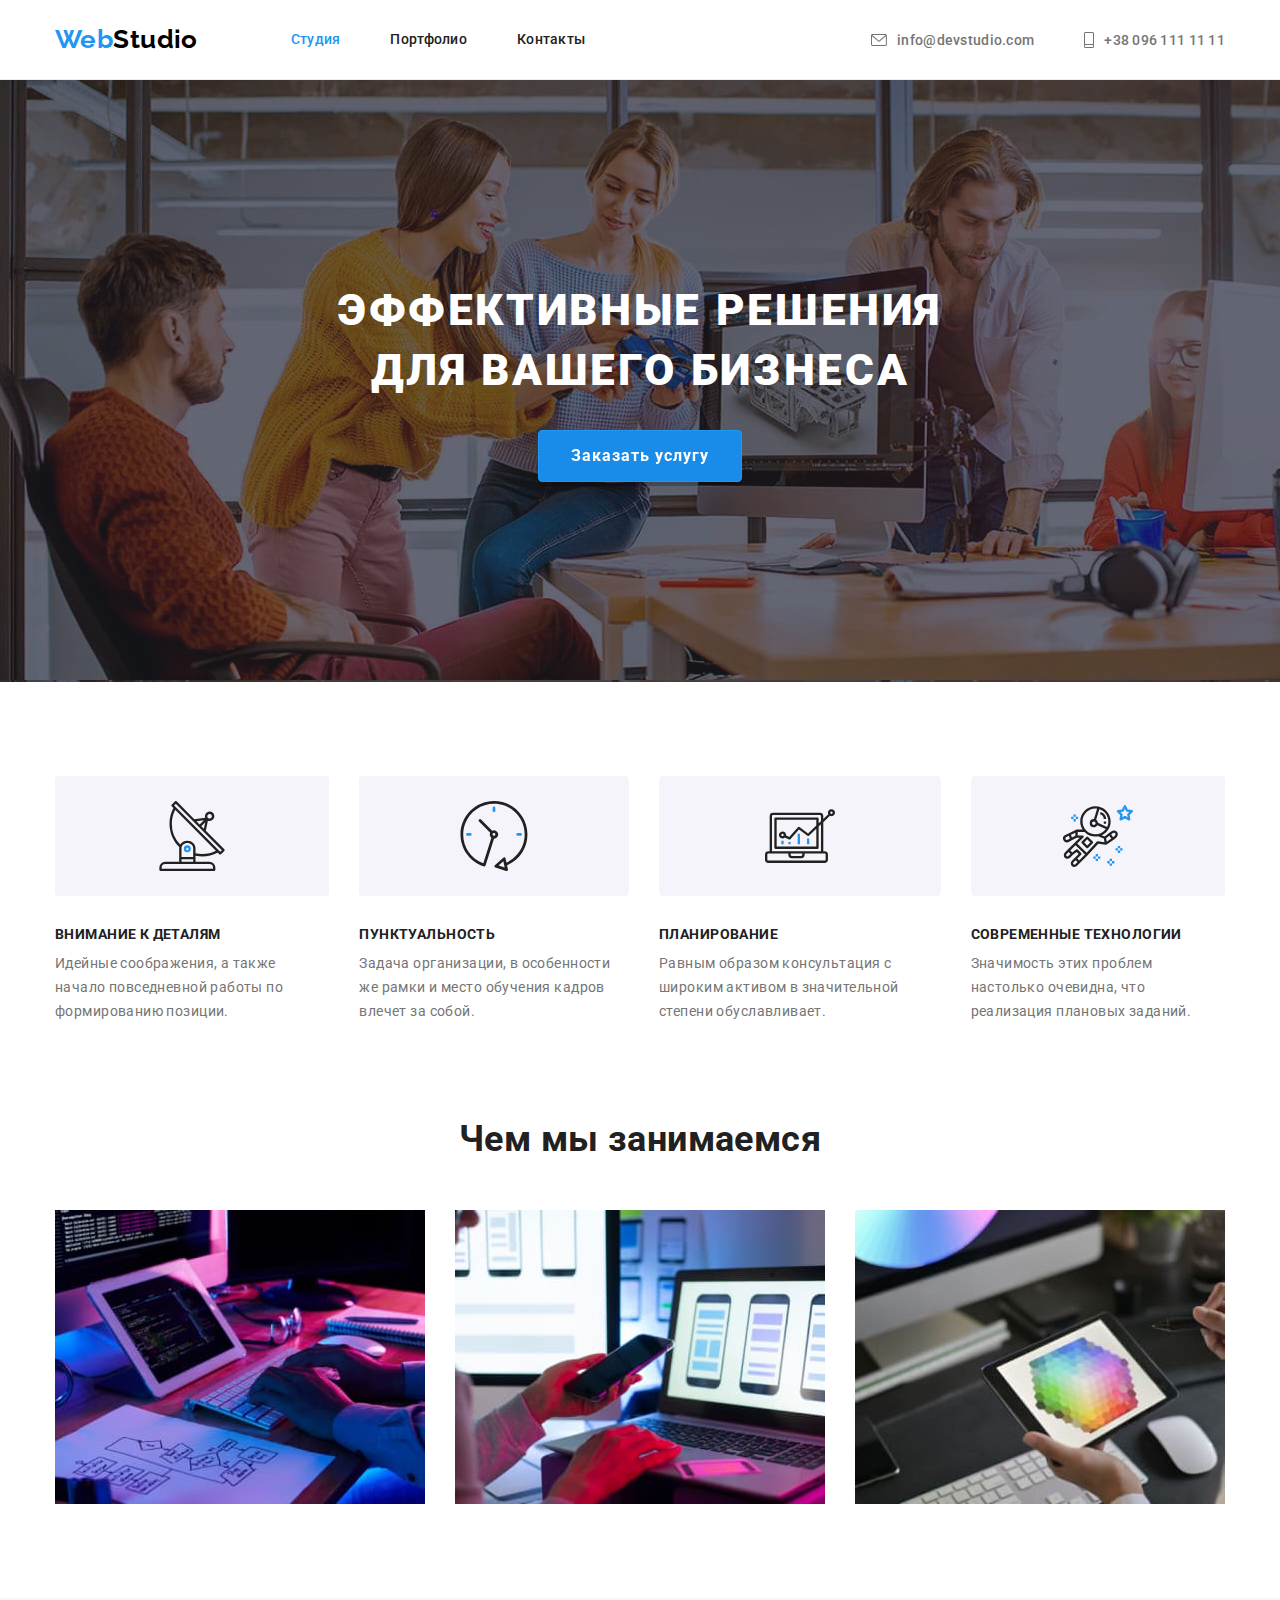
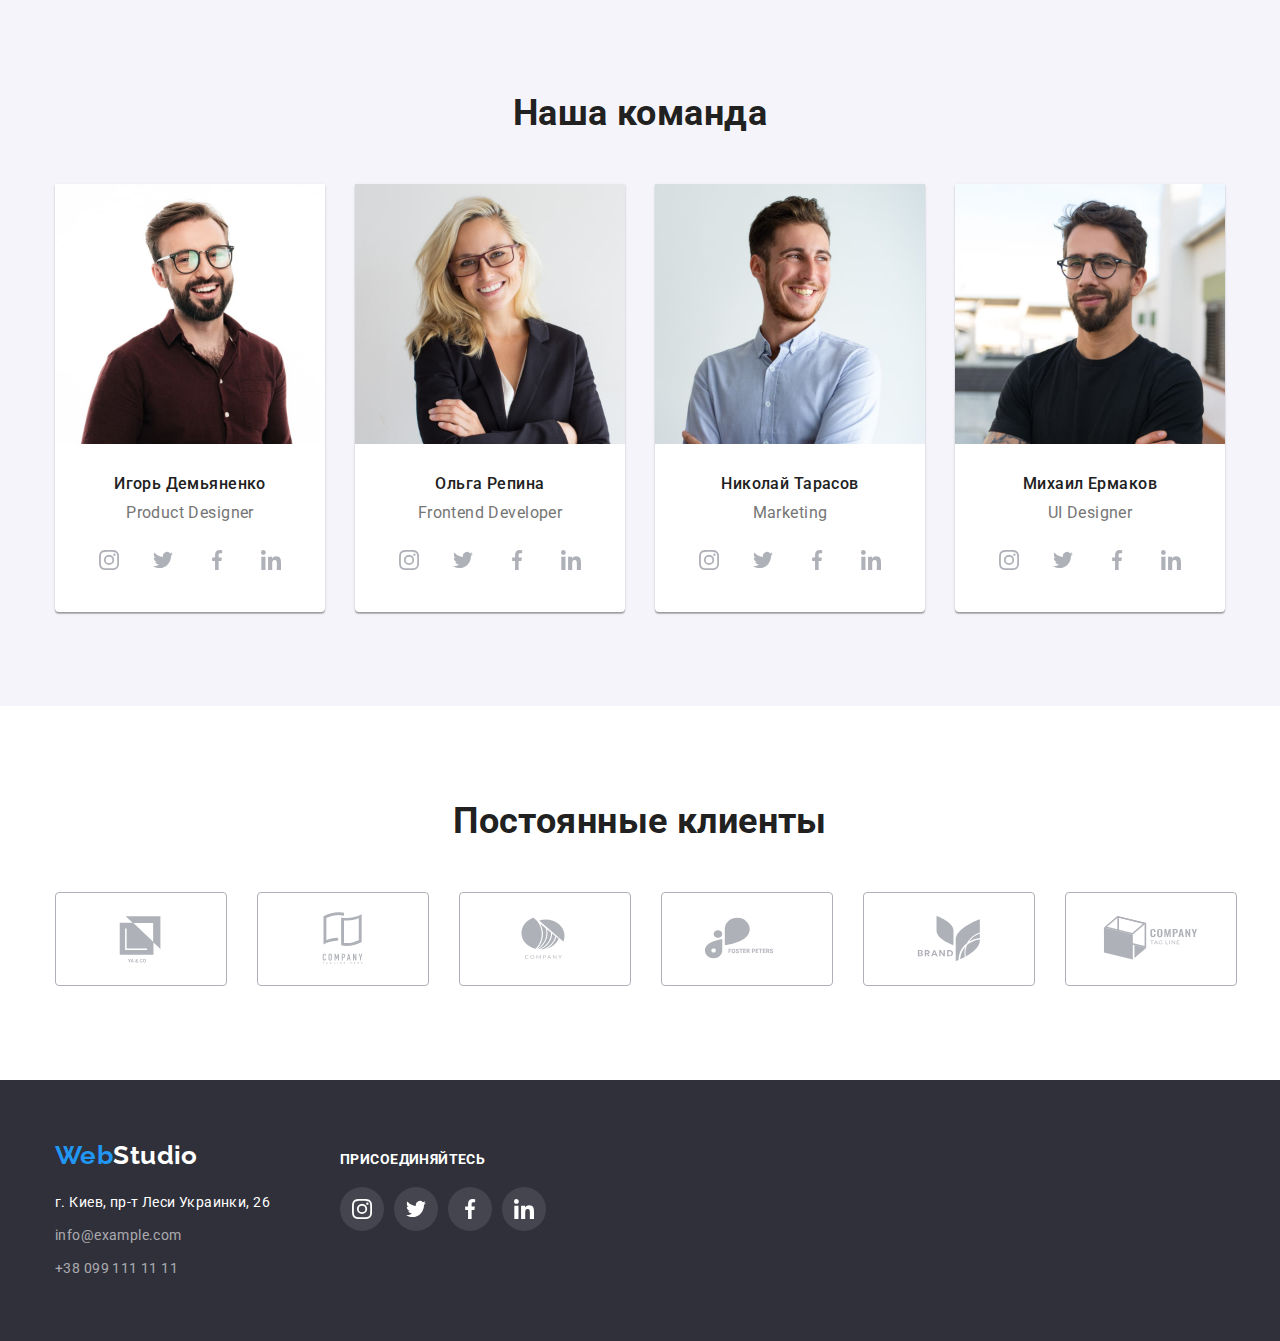
<file: index.html>
<!DOCTYPE html>
<html lang="ru">

<head>
    <meta charset="UTF-8">
    <meta http-equiv="X-UA-Compatible" content="IE=edge">
    <meta name="viewport" content="width=device-width, initial-scale=1.0">
    <title>Студия</title>
    <link rel="preconnect" href="https://fonts.gstatic.com">
    <link
        href="https://fonts.googleapis.com/css2?family=Raleway:wght@700&family=Roboto:wght@400;500;700;900&display=swap"
        rel="stylesheet">
    <link rel="stylesheet" href="https://cdnjs.cloudflare.com/ajax/libs/modern-normalize/1.0.0/modern-normalize.min.css">
    <link rel="stylesheet" href="./css/styles.css">
</head>

<body>
    <header class="header">
        <div class="container flex">
        <nav class="main-nav">
            <a href="./index.html" class="logo-link"> <span class="logo-web">Web</span>Studio</a>
            <ul class="site-nav list">
                <li class="item"><a href="./index.html" class="site-nav-link current">Студия</a></li>
                <li class="item"><a href="./portfolio.html" class="site-nav-link">Портфолио</a></li>
                <li class="item"><a href="#contacts" class="site-nav-link">Контакты</a></li>
            </ul>
        </nav>
        <ul class="info list">
            <li class="item">
                <a href="mailto:info@devstudio.com" class="info-link">
                <svg class="envelope-icon" width="16" height="12">
                    <use href ="./images/icons.svg#icon-envelope"></use>
                </svg>
                info@devstudio.com</a></li>
            <li class="item">
                <a href="tel:+380961111111" class="info-link">
                    <svg class="icon-phone" width="10" height="16">
                        <use href="./images/icons.svg#icon-phone"></use>
                    </svg>
                    +38 096 111 11 11</a></li>
        </ul>
        </div>
    </header>

    <main>
        <!-- Hero block -->
        <section class="hero">
            <div class="container">
                <h1 class="hero-title">Эффективные решения<br>для вашего бизнеса
                </h1>
                <button class="button primary" type="button">Заказать услугу</button>
            </div>
        </section>

        <!-- Features -->
        <section class="section">
            <div class="container">
                <h2 hidden> Особенности</h2>
                <ul class="features list">
                    <li class="features card">
                        <div class="features-thumb">
                            <svg class="icon-thumb">
                                <use href ="./images/icons.svg#icon-antenna">
                                </use>
                            </svg>
                        </div>
                        <h3 class="features title">Внимание к деталям</h3>
                        <p class="features text">Идейные соображения, а также начало повседневной работы по формированию
                            позиции.</p>
                    </li>
                    <li class="features card">
                        <div class="features-thumb">
                            <svg class="icon-thumb">
                                <use href="./images/icons.svg#icon-clock">
                                </use>
                            </svg>
                        </div>
                        <h3 class="features title">Пунктуальность</h3>
                        <p class="features text">Задача организации, в особенности же рамки и место обучения кадров
                            влечет за собой.</p>
                    </li>
                    <li class="features card">
                        <div class="features-thumb">
                            <svg class="icon-thumb">
                                <use href="./images/icons.svg#icon-diagram">
                                </use>
                            </svg>
                            </div>
                        <h3 class="features title">Планирование</h3>
                        <p class="features text">Равным образом консультация с широким активом в значительной степени
                            обуславливает.</p>
                    </li>
                    <li class="features card">
                        <div class="features-thumb">
                            <svg class="icon-thumb">
                                <use href="./images/icons.svg#icon-astronaut">
                                </use>
                            </svg>
                        </div>
                        <h3 class="features title">Современные технологии</h3>
                        <p class="features text">Значимость этих проблем настолько очевидна, что реализация плановых
                            заданий.</p>
                    </li>
                </ul>
            </div>
        </section>
        <!-- Our profile -->
        <section class="profile section">
            <div class="container">
                <h2 class=" profile-title">Чем мы занимаемся</h2>
                <ul class=" profile list">
                    <li class="profile card">
                        <img src="./images/keyboard.jpg" alt="Руки печатают на клавиатуре" width="370" height="294">
                    </li>
                    <li class="profile card">
                        <img src="./images/laptop.jpg" alt="Ноутбук и телефон" width="370" height="294">
                    </li>
                    <li class="profile card">
                        <img src="./images/tablet.jpg" alt="Палитра цветов в планшете" width="370" height="294">
                    </li>
                </ul>
            </div>
        </section>
        <!-- Our team -->
        <section class="team section">
            <div class="container">
                <h2 class="team-title">Наша команда</h2>
                <ul class="team list">
                    <li class="team card">
                        <img src="./images/product-designer.jpg" alt="Продакт Дизайнер" width="270" height="260">
                        <div class="content">
                        <h3 class="card name">Игорь Демьяненко</h3>
                        <p class="card position">Product Designer</p>
                    <ul class="social-links">
                        <li class="social-links-item">
                            <a href="#" class="social-link-thumb">
                                <svg class="social-link">
                                    <use href="./images/icons.svg#icon-instagram"></use>
                                </svg>
                            </a>
                        </li>
                        <li class="social-links-item">
                            <a href="#" class="social-link-thumb">
                                <svg class="social-link">
                                    <use href="./images/icons.svg#icon-twitter"></use>
                                </svg>
                            </a>
                        </li>
                        <li class="social-links-item">
                            <a href="#" class="social-link-thumb">
                                <svg class="social-link">
                                    <use href="./images/icons.svg#icon-facebook"></use>
                                </svg>
                            </a>
                        </li>
                        <li class="social-links-item">
                            <a href="#" class="social-link-thumb">
                                <svg class="social-link">
                                    <use href="./images/icons.svg#icon-linkedin"></use>
                                </svg>
                            </a>
                        </li>
                    </ul></div>
                    </li>
                    <li class="team card">
                        <img src="./images/frontend-developer.jpg" alt="Фронтенд Разработчик" width="270" height="260">
                        <div class="content">
                        <h3 class="card name">Ольга Репина</h3>
                        <p class="card position">Frontend Developer</p>
                        <ul class="social-links">
                            <li class="social-links-item">
                                <a href="#" class="social-link-thumb">
                                    <svg class="social-link">
                                        <use href="./images/icons.svg#icon-instagram"></use>
                                    </svg>
                                </a>
                            </li>
                            <li class="social-links-item">
                                <a href="#" class="social-link-thumb">
                                    <svg class="social-link">
                                        <use href="./images/icons.svg#icon-twitter"></use>
                                    </svg>
                                </a>
                            </li>
                            <li class="social-links-item">
                                <a href="#" class="social-link-thumb">
                                    <svg class="social-link">
                                        <use href="./images/icons.svg#icon-facebook"></use>
                                    </svg>
                                </a>
                            </li>
                            <li class="social-links-item">
                                <a href="#" class="social-link-thumb">
                                    <svg class="social-link">
                                        <use href="./images/icons.svg#icon-linkedin"></use>
                                    </svg>
                                </a>
                            </li>
                        </ul>
                        </div>
                    </li>
                    <li class="team card">
                        <img src="./images/marketolog.jpg" alt="Маркетолог" width="270" height="260">
                        <div class="content">
                        <h3 class="card name">Николай Тарасов</h3>
                        <p class="card position">Marketing</p>
                        <ul class="social-links">
                            <li class="social-links-item">
                                <a href="#" class="social-link-thumb">
                                    <svg class="social-link">
                                        <use href="./images/icons.svg#icon-instagram"></use>
                                    </svg>
                                </a>
                            </li>
                            <li class="social-links-item">
                                <a href="#" class="social-link-thumb">
                                    <svg class="social-link">
                                        <use href="./images/icons.svg#icon-twitter"></use>
                                    </svg>
                                </a>
                            </li>
                            <li class="social-links-item">
                                <a href="#" class="social-link-thumb">
                                    <svg class="social-link">
                                        <use href="./images/icons.svg#icon-facebook"></use>
                                    </svg>
                                </a>
                            </li>
                            <li class="social-links-item">
                                <a href="#" class="social-link-thumb">
                                    <svg class="social-link">
                                        <use href="./images/icons.svg#icon-linkedin"></use>
                                    </svg>
                                </a>
                            </li>
                        </ul>
                        </div>
                    </li>
                    <li class="team card">
                        <img src="./images/ui-designer.jpg" alt="Дизайнер" width="270" height="260">
                        <div class="content">
                        <h3 class="card name">Михаил Ермаков</h3>
                        <p class="card position">UI Designer</p>
                        <ul class="social-links">
                            <li class="social-links-item">
                                <a href="#" class="social-link-thumb">
                                    <svg class="social-link">
                                        <use href="./images/icons.svg#icon-instagram"></use>
                                    </svg>
                                </a>
                            </li>
                            <li class="social-links-item">
                                <a href="#" class="social-link-thumb">
                                    <svg class="social-link">
                                        <use href="./images/icons.svg#icon-twitter"></use>
                                    </svg>
                                </a>
                            </li>
                            <li class="social-links-item">
                                <a href="#" class="social-link-thumb">
                                    <svg class="social-link">
                                        <use href="./images/icons.svg#icon-facebook"></use>
                                    </svg>
                                </a>
                            </li>
                            <li class="social-links-item">
                                <a href="#" class="social-link-thumb">
                                    <svg class="social-link">
                                        <use href="./images/icons.svg#icon-linkedin"></use>
                                    </svg>
                                </a>
                            </li>
                        </ul>
                        </div>
                    </li>
                </ul>
            </div>
        </section>
        <!-- Our clients -->
        <section class="section">
            <div class="container">
                <h2 class="team-title">Постоянные клиенты</h2>
                <ul class="clients-list">
                    <li class="clients-item">
                        <a href="" class="client-link">
                            <svg class="client-icon">
                                <use href="./images/icons.svg#icon-client-first"></use>
                            </svg>
                            </a>
                    </li>
                    <li class="clients-item">
                        <a href=""class="client-link">
                    <svg class="client-icon">
                        <use href="./images/icons.svg#icon-client-second"></use>
                    </svg>
                    </a>
                    </li>
                    <li class="clients-item">
                        <a href="" class="client-link">
                    <svg class="client-icon">
                        <use href="./images/icons.svg#icon-client-third"></use>
                    </svg>
                    </a>
                    </li>
                    <li class="clients-item">
                        <a href=""class="client-link">
                    <svg class="client-icon">
                        <use href="./images/icons.svg#icon-client-fourth"></use>
                    </svg>
                    </a>
                    </li>
                    <li class="clients-item">
                        <a href=""class="client-link">
                    <svg class="client-icon">
                        <use href="./images/icons.svg#icon-client-fifth"></use>
                    </svg>
                    </a>
                    </li>
                    <li class="clients-item">
                        <a href=""class="client-link">
                    <svg class="client-icon">
                        <use href="./images/icons.svg#icon-client-sixth"></use>
                    </svg>
                    </a>
                    </li>
                </ul>
            </div>
        </section>
    </main>

    <footer class="footer">
        <div class="footer-container container">
            <h2 hidden>Адресс и социальные сети</h2>
            <div class="nav-info">
            <a href="./index.html" class="footer-logo logo-link"><span class="logo-web">Web</span>Studio</a>
            <address id="contacts" class="address-info">
            <p class="location"> г. Киев, пр-т Леси Украинки, 26 </p>
            <ul class="address list">
                <li class="item"><a href="mailto:info@example.com" class="address-link link">info@example.com</a></li>
                <li class="item"><a href="tel:+380991111111" class="address-link link">+38 099 111 11 11</a></li>
            </ul>
            </address>
            </div>
            <div class="social-info">
                <h3 class="features title invitation">Присоединяйтесь</h3>
                <ul class="footer-social list">
                    <li class="footer-social item">
                    <a href="#" class="footer-social-link">
                        <svg class="footer-icon">
                            <use href="./images/icons.svg#icon-instagram"></use>
                        </svg>
                    </a>
                    </li>
                    <li class="footer-social item">
                    <a href="#" class="footer-social-link">
                        <svg class="footer-icon">
                            <use href="./images/icons.svg#icon-twitter"></use>
                        </svg>
                    </a>
                    </li>
                    <li class="footer-social item">
                    <a href="#" class="footer-social-link">
                        <svg class="footer-icon">
                            <use href="./images/icons.svg#icon-facebook"></use>
                        </svg>
                    </a>
                    </li>
                    <li class="footer-social item">
                    <a href="#" class="footer-social-link">
                        <svg class="footer-icon">
                            <use href="./images/icons.svg#icon-linkedin"></use>
                        </svg>
                    </a>
                    </li>
                </ul>
            </div>
        </div>
    </footer>
</body>

</html>
</file>
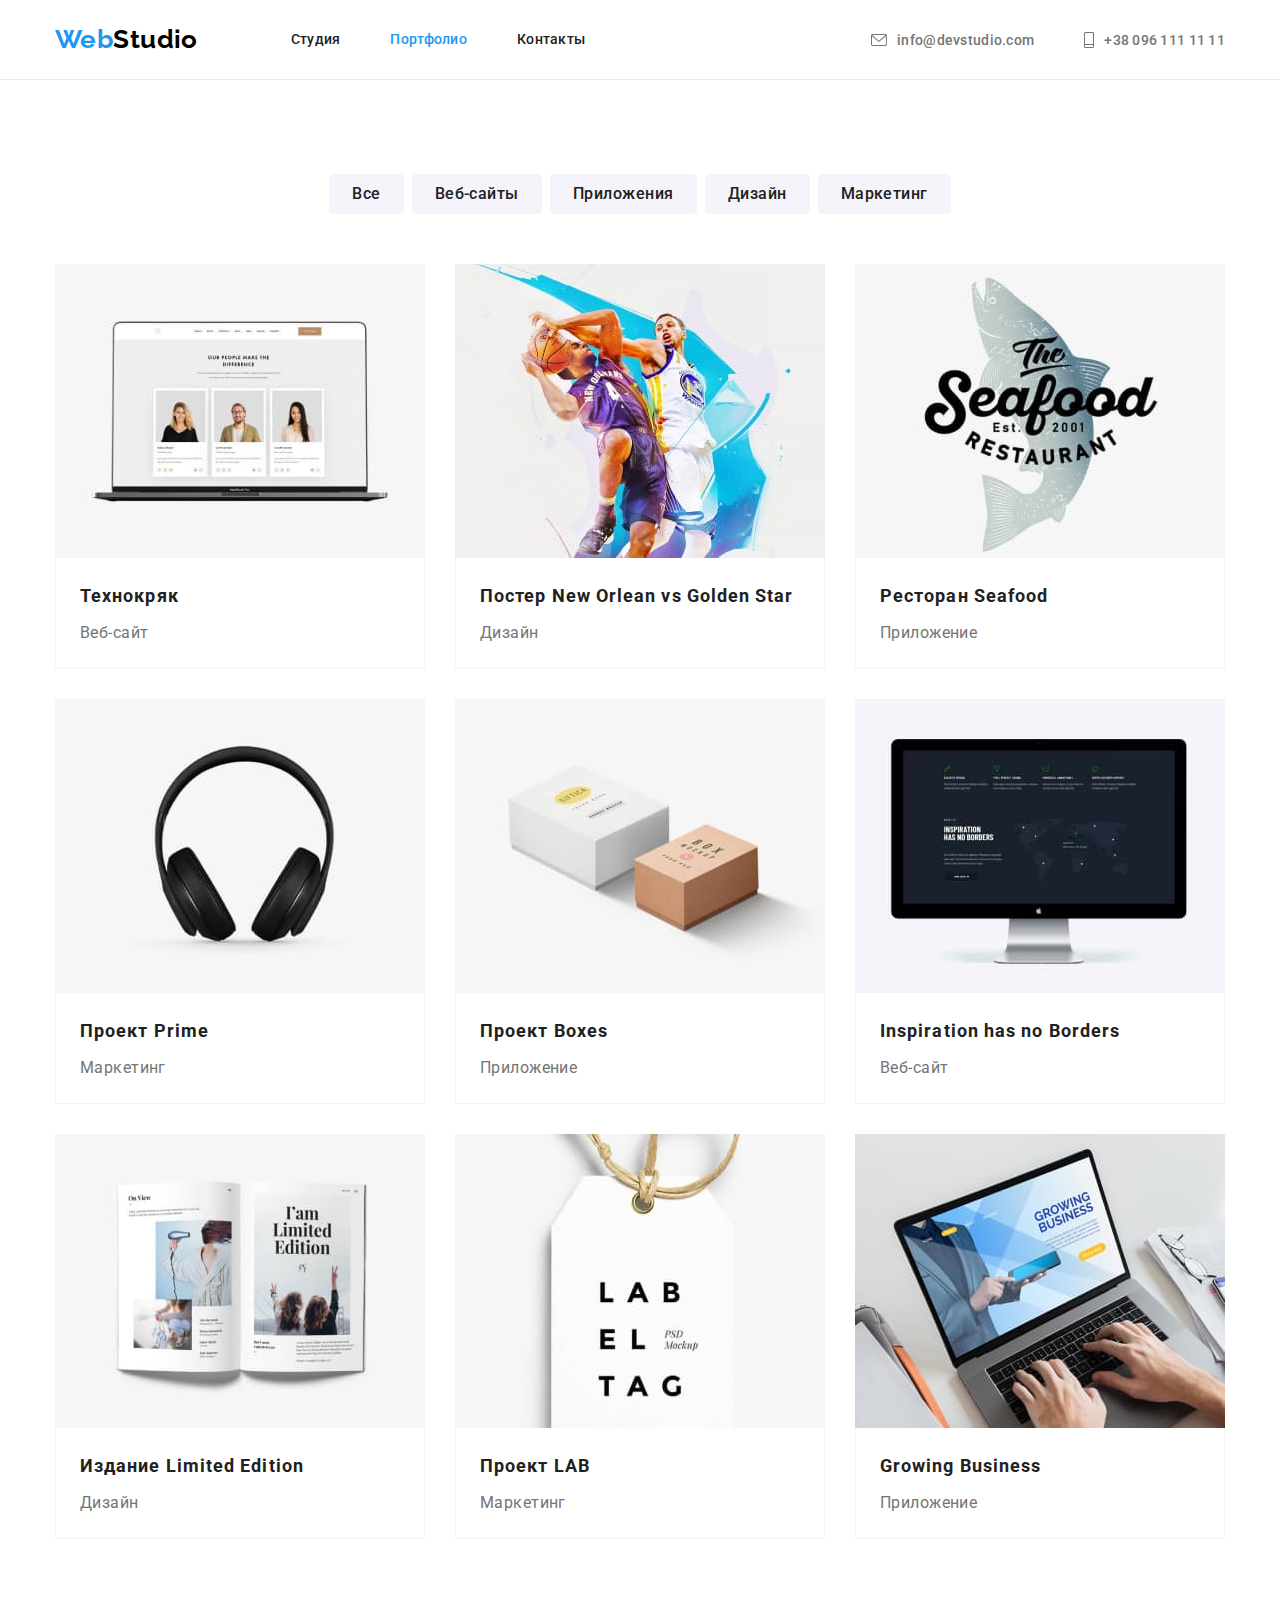
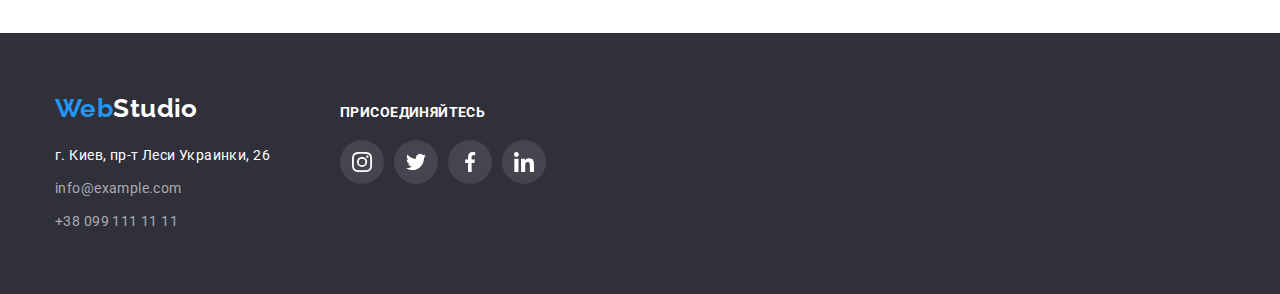
<file: portfolio.html>
<!DOCTYPE html>
<html lang="ru">

<head>
    <meta charset="UTF-8">
    <meta http-equiv="X-UA-Compatible" content="IE=edge">
    <meta name="viewport" content="width=device-width, initial-scale=1.0">
    <title>Портфолио</title>
    <link
        href="https://fonts.googleapis.com/css2?family=Raleway:wght@700&family=Roboto:wght@400;500;700;900&display=swap"
        rel="stylesheet">
    <link rel="stylesheet" href="https://cdnjs.cloudflare.com/ajax/libs/modern-normalize/1.0.0/modern-normalize.min.css">
    <link rel="stylesheet" href="./css/styles.css">
</head>

<body>
    <header class="header">
        <div class="container flex">
            <nav class="main-nav">
                <a href="./index.html" class="logo-link"> <span class="logo-web">Web</span>Studio</a>
                <ul class="site-nav list">
                    <li class="item"><a href="./index.html" class="site-nav-link">Студия</a></li>
                    <li class="item"><a href="./portfolio.html" class="site-nav-link current">Портфолио</a></li>
                    <li class="item"><a href="#contacts" class="site-nav-link">Контакты</a></li>
                </ul>
            </nav>
            <ul class="info list">
                <li class="item">
                    <a href="mailto:info@devstudio.com" class="info-link">
                        <svg class="envelope-icon" width="16" height="12">
                            <use href="./images/icons.svg#icon-envelope"></use>
                        </svg>
                        info@devstudio.com</a>
                </li>
                <li class="item">
                    <a href="tel:+380961111111" class="info-link">
                        <svg class="icon-phone" width="10" height="16">
                            <use href="./images/icons.svg#icon-phone"></use>
                        </svg>
                        +38 096 111 11 11</a>
                </li>
            </ul>
        </div>
    </header>
    </header>
    <main>
        <section class="section">
            <!-- Наши продукты -->
            <div class="container">
                <h1 hidden> Наши продукты примеры</h1>
                <ul class="filter list">
                    <li class="filter item"> <button class="filter button" type="button">Все </button></li>
                    <li class="filter item"> <button class="filter button" type="button">Веб-сайты </button></li>
                    <li class="filter item"> <button class="filter button" type="button">Приложения </button></li>
                    <li class="filter item"> <button class="filter button" type="button">Дизайн </button></li>
                    <li class="filter item"> <button class="filter button" type="button">Маркетинг </button></li>
                </ul>
                <ul class="product list">
                    <li class="product card">
                        <a href="#" class="link"> <img src="./images/technokryak.jpg" alt="Технокряк" width="370">
                            <div class="content">
                            <h2 class="product name">Технокряк</h2>
                            <p class="product category">Веб-сайт</p>
                            </div>
                        </a>
                    </li>
                    <li class="product card">
                        <a href="#" class="link"> <img src="./images/poster.jpg" alt="Постер" width="370">
                            <div class="content">
                            <h2 class="product name">Постер New Orlean vs Golden Star</h2>
                            <p class="product category">Дизайн</p>
                            </div>
                        </a>
                    </li>
                    <li class="product card">
                        <a href="#" class="link"> <img src="./images/restaurant.jpg" alt="Ресторан" width="370">
                            <div class="content">
                            <h2 class="product name">Ресторан Seafood</h2>
                            <p class="product category">Приложение</p>
                            </div>
                        </a>
                    </li>
                    <li class="product card">
                        <a href="#" class="link"> <img src="./images/earphones.jpg" alt="Проект прайм" width="370">
                            <div class="content">
                            <h2 class="product name">Проект Prime</h2>
                            <p class="product category">Маркетинг</p>
                            </div>
                        </a>
                    </li>
                    <li class="product card">
                        <a href="#" class="link"> <img src="./images/boxes.jpg" alt="Проект боксес" width="370">
                            <div class="content">
                            <h2 class="product name">Проект Boxes</h2>
                            <p class="product category">Приложение</p>
                            </div>
                        </a>
                    </li>
                    <li class="product card">
                        <a href="#" class="link"> <img src="./images/inspiration-site.jpg" alt="Инспирейш сайт"
                                width="370">
                            <div class="content">
                            <h2 class="product name">Inspiration has no Borders</h2>
                            <p class="product category">Веб-сайт</p>
                            </div>
                        </a>
                    </li>
                    <li class="product card">
                        <a href="#" class="link"> <img src="./images/magazine.jpg" alt="Журнал" width="370">
                            <div class="content">
                            <h2 class="product name">Издание Limited Edition</h2>
                            <p class="product category">Дизайн</p>
                            </div>
                        </a>
                    </li>
                    <li class="product card">
                        <a href="#" class="link"> <img src="./images/lab.jpg" alt="Проект лаб" width="370">
                            <div class="content">
                            <h2 class="product name">Проект LAB</h2>
                            <p class="product category">Маркетинг</p>
                            </div>
                        </a>
                    </li>
                    <li class="product card">
                        <a href="#" class="link"> <img src="./images/application.jpg" alt="Бизнес-приложение"
                                width="370">
                            <div class="content">
                            <h2 class="product name">Growing Business</h2>
                            <p class="product category">Приложение</p>
                            </div>
                        </a>
                    </li>
                </ul>
            </div>
        </section>
    </main>
    <footer class="footer">
        <div class="footer-container container">
            <h2 hidden>Адресс и социальные сети</h2>
            <div class="nav-info">
                <a href="./index.html" class="footer-logo logo-link"><span class="logo-web">Web</span>Studio</a>
                <address id="contacts" class="address-info">
                    <p class="location"> г. Киев, пр-т Леси Украинки, 26 </p>
                    <ul class="address list">
                        <li class="item"><a href="mailto:info@example.com" class="address-link link">info@example.com</a>
                        </li>
                        <li class="item"><a href="tel:+380991111111" class="address-link link">+38 099 111 11 11</a></li>
                    </ul>
                </address>
            </div>
            <div class="social-info">
                <h3 class="features title invitation">Присоединяйтесь</h3>
                <ul class="footer-social list">
                    <li class="footer-social item">
                        <a href="#" class="footer-social-link">
                            <svg class="footer-icon">
                                <use href="./images/icons.svg#icon-instagram"></use>
                            </svg>
                        </a>
                    </li>
                    <li class="footer-social item">
                        <a href="#" class="footer-social-link">
                            <svg class="footer-icon">
                                <use href="./images/icons.svg#icon-twitter"></use>
                            </svg>
                        </a>
                    </li>
                    <li class="footer-social item">
                        <a href="#" class="footer-social-link">
                            <svg class="footer-icon">
                                <use href="./images/icons.svg#icon-facebook"></use>
                            </svg>
                        </a>
                    </li>
                    <li class="footer-social item">
                        <a href="#" class="footer-social-link">
                            <svg class="footer-icon">
                                <use href="./images/icons.svg#icon-linkedin"></use>
                            </svg>
                        </a>
                    </li>
                </ul>
            </div>
        </div>
    </footer>
</body>

</html>
</file>
<file: css/styles.css>
/* цвет основного текста #757575 */
/* вторичный цвет текста (Заголовки) #212121 */
/* белый цвет #FFFFFF */
/* основной цвет фона #E5E5E5 */
/* акцент #2196F3 */
/* вторичный цвет фона #F5F4FA */
/* цвет подвала #2F303A */
/* цвет лого #000000 */
/* цвет фона карточки #F5F5F5 */
/* цвет лого соц-сетей #AFB1B8 */
/* цвет фона героя #C4C4C4 */

:root {
  --primary-text-color: #757575;
  --title-text-color: #212121;
  --primary-white-color: #fff;
  --accent-color: #2196f3;
  --secondary-bg-color: #f5f4fa;
  --footer-color: #2f303a;
  --logo-color: #000000;
  --button-accent-color: #188ce8;
  --border-card-color: #f5f5f5;
  --social-link-color: #afb1b8;
  --hero-back-color: #c4c4c4;

  --hero-font-weight: 900;
  --title-font-weight: 700;
  --nav-font-weight: 500;

  --hero-font-size: 44px;
  --title-font-size: 36px;
  --logo-font-size: 26px;
  --button-product-size: 18px;
  --button-font-size: 16px;
  --item-font-size: 14px;
}

body {
  box-sizing: border-box;

  font-family: "Roboto", sans-serif;
  font-size: var(--item-font-size);

  color: var(--primary-text-color);
  background-color: var(--primary-white-color);

  line-height: 1.173;
  letter-spacing: 0.03em;
}

img {
  display: block;
  width: 100%;
  height: auto;
}

/* Сброс стилей */
h1,
h2,
h3,
h4,
h5,
h6,
p,
ul {
  margin: 0;
  padding: 0;
}

ul {
  list-style: none;
}

/* Сброс стилей */

.container {
  width: 1200px;
  margin-left: auto;
  margin-right: auto;
  padding-left: 15px;
  padding-right: 15px;
}

/* стили списков */
.features.list,
.profile.list,
.team.list,
.filter.list,
.product.list {
  display: flex;
}
/* стили списков */

/* cтили ссылок */
.link {
  text-decoration: none;
  font-style: normal;
}
.site-nav-link,
.info-link {
  padding-top: 30px;
  padding-bottom: 30px;
  text-decoration: none;
  font-style: normal;
  color: var(--title-text-color);
  font-weight: var(--nav-font-weight);
  letter-spacing: 0.02em;
  line-height: 1.143;
}
.site-nav-link:hover,
.info-link:hover,
.address-link:hover,
.site-nav-link:focus,
.info-link:focus,
.address-link:focus {
  color: var(--accent-color);
}
.site-nav-link.current {
  color: var(--accent-color);
}
.info-link {
  color: var(--primary-text-color);
}
/* cтили ссылок */
/* лого */
.logo-link {
  text-decoration: none;
  font-style: normal;
  color: var(--logo-color);
  font-family: "raleway";
  font-weight: var(--title-font-weight);
  font-size: var(--logo-font-size);
  line-height: 1.192;
}
.logo-web {
  color: var(--accent-color);
}
/* лого */

/* cтили кнопок */
.button {
  font-family: inherit;
  font-weight: var(--title-font-weight);
  font-size: var(--button-font-size);
  line-height: 1.625;
  border-radius: 4px;
  color: var(--title-text-color);
  background-color: var(--secondary-bg-color);
  letter-spacing: 0.06em;
  text-align: center;
  cursor: pointer;
}
.button.primary {
  margin-top: 30px;
  border: 1px solid transparent;
  display: inline-block;
  min-width: 200px;
  padding: 10px 32px;
  line-height: 1.875;
  color: var(--primary-white-color);
  background-color: var(--button-accent-color);
  border-color: var(--accent-color);
  filter: drop-shadow(0 4px rgba(0, 0, 0, 0.25));
}
.button.primary:hover,
.filter.button:hover,
.filter.button:focus,
.button.primary:focus {
  color: var(--primary-white-color);
  background-color: var(--accent-color);
}
.filter.button {
  min-width: 73px;
  padding: 6px 22px;
  font-weight: var(--nav-font-weight);
  letter-spacing: 0.03em;
  border: 1px solid transparent;
}
/* cтили кнопок */

/* cтили карточек */
.team.card,
.features.card,
.profile.card,
.product.card {
  line-height: 1.188;
}
/* cтили карточек */

/* Section */

.section {
  padding-top: 94px;
  padding-bottom: 94px;
}

.profile-title,
.team-title {
  font-weight: var(--title-font-weight);
  font-size: var(--title-font-size);
  color: var(--title-text-color);
  text-align: center;
  line-height: 1.167;
}

/* Header */
.header {
  display: flex;
  height: 80px;
  border-bottom: 1px solid #ececec;
}

.container.flex {
  display: flex;
  align-items: center;
}

.info {
  display: flex;
  margin-left: auto;
}

.main-nav {
  display: flex;
  align-items: center;
}
.site-nav {
  display: flex;
  margin-left: 93px;
}
.site-nav .item:not(:last-child),
.info .item:not(:last-child) {
  margin-right: 50px;
}

.item .info-link {
  display: flex;
  align-items: center;
}

.envelope-icon,
.icon-phone {
  fill: currentColor;
  margin-right: 10px;
}

.item .info-link:hover .envelope-icon,
.item .info-link:hover .icon-phone,
.item .info-link:focus .envelope-icon,
.item .info-link:focus .icon-phone {
  fill: currentColor;
}

/* Hero */
.hero {
  padding-top: 200px;
  padding-bottom: 200px;
  text-align: center;
  background-color: var(--hero-back-color);
  background-image: linear-gradient(
      to right,
      rgba(47, 48, 58, 0.4),
      rgba(47, 48, 58, 0.4)
    ),
    url(../images/hero-back.jpg);

  max-width: 1600px;
  margin-left: auto;
  margin-right: auto;
}

.hero-title {
  font-weight: var(--hero-font-weight);
  font-size: var(--hero-font-size);
  line-height: 1.364;
  color: var(--primary-white-color);
  letter-spacing: 0.06em;
  text-transform: uppercase;
}

/* Features */

.features.card {
  flex-basis: calc((100%-90px) / 4);
}

.features.card:not(:last-child),
.profile.card:not(:last-child),
.team.card:not(:last-child) {
  margin-right: 30px;
}

.features-thumb {
  display: flex;
  width: 100%;
  padding: 25px 0;
  border-radius: 4px;
  margin-bottom: 30px;
  background-color: var(--secondary-bg-color);
  justify-content: center;
  align-items: center;
}

.icon-thumb {
  width: 70px;
  height: 70px;
}

.features.title {
  font-weight: var(--title-font-weight);
  font-size: var(--item-font-size);
  color: var(--title-text-color);
  text-transform: uppercase;
  line-height: 1.143;
}
.features.text {
  margin-top: 10px;
  line-height: 1.7142;
}

/* Features */

/* Our profile */
.profile.section {
  padding-top: 0;
}

.team-title,
.profile-title {
  line-height: 1.167;
  margin-bottom: 50px;
}
/* Our team */

.team.section {
  background-color: var(--secondary-bg-color);
}

.team.card {
  background-color: var(--primary-white-color);
  text-align: center;
  width: 270px;
  height: 428px;
  border-radius: 0px 0px 4px 4px;
  box-shadow: 0px 1px 3px rgba(0, 0, 0, 0.12), 0px 1px 1px rgba(0, 0, 0, 0.14),
    0px 2px 1px rgba(0, 0, 0, 0.2);
}
.card.name {
  color: var(--title-text-color);
  font-weight: var(--nav-font-weight);
  font-size: var(--button-font-size);
}
.card.position {
  margin-top: 10px;
  font-size: var(--button-font-size);
}

.team.list > .card .content {
  padding-top: 30px;
  padding-bottom: 30px;
}

.social-links {
  display: flex;
  justify-content: center;
  margin-top: 16px;
}

.social-link-thumb {
  display: flex;
  justify-content: center;
  align-items: center;
  padding: 12px;
  /* width: 44px;
  height: 44px; */
  border-radius: 50%;
  fill: var(--social-link-color);
}

.social-links-item {
  margin-right: 10px;
}

.social-links-item:last-child {
  margin-right: 0px;
}

.social-link {
  width: 20px;
  height: 20px;
}

.social-link-thumb:hover,
.social-link-thumb:focus {
  background-color: var(--accent-color);
}
.social-link-thumb:hover .social-link,
.social-link-thumb:focus .social-link {
  fill: var(--primary-white-color);
}
/* Our team */

/* Our clients */

.clients-list {
  display: flex;
}

.client-link {
  display: flex;
  justify-content: center;
  align-items: center;
  padding: 16px 32px;
  margin-right: 30px;
  border-radius: 4px;
  border: 1px solid var(--social-link-color);
}

.clients-item:last-child {
  margin-right: 0;
}

.client-icon {
  fill: var(--social-link-color);
  width: 106px;
  height: 60px;
}

.client-link:hover,
.client-link:focus {
  border-color: var(--accent-color);
}

.client-link:hover .client-icon,
.client-link:focus .client-icon {
  fill: var(--accent-color);
}

/* Our clients */

/* Footer */
.footer {
  padding-top: 60px;
  padding-bottom: 60px;
  background-color: var(--footer-color);
}

.footer-container {
  display: flex;
  align-items: baseline;
}

.address-info {
  margin-top: 20px;
  line-height: 1.714;
}

.address.list,
.address .item:last-child {
  margin-top: 9px;
}

.location {
  font-style: normal;
}

.footer-logo.logo-link,
.location {
  color: var(--primary-white-color);
}
.address-link {
  color: rgba(255, 255, 255, 0.6);
}

.social-info {
  margin-left: 70px;
}

.features.title.invitation {
  color: var(--primary-white-color);
}

.footer-social.list {
  display: inline-flex;
  margin-top: 20px;
}

.footer-social.item {
  display: flex;
  margin-right: 10px;
}

.footer-social.item:last-child {
  margin-right: 0px;
}

.footer-social-link {
  display: flex;
  justify-content: center;
  align-items: center;
  background-color: rgba(255, 255, 255, 0.1);
  border-radius: 50%;
  width: 44px;
  height: 44px;
}

.footer-icon {
  fill: var(--primary-white-color);
  width: 20px;
  height: 20px;
}

.footer-social-link:hover,
.footer-social-link:focus {
  background-color: var(--accent-color);
}
.footer-social-link:hover .footer-icon,
.footer-social-link:focus .footer-icon {
  fill: var(--primary-white-color);
}

/* Footer */

/* Portfolio */
.filter.list {
  justify-content: center;
  margin-bottom: 50px;
}
.filter.item {
  display: inline-block;
  line-height: 1.625;
}

.filter.item:not(:last-child) {
  margin-right: 8px;
}

.filter.button:hover,
.filter.button:focus {
  filter: drop-shadow(0px 4px 4px rgba(0, 0, 0, 0.25));
}

/* product */

.product.list {
  flex-wrap: wrap;
}

.product.card {
  background-color: var(--primary-white-color);
  max-width: 370px;
  margin-right: 30px;
  margin-bottom: 30px;
  /* overflow: hidden; */
}

.product.card:nth-child(3n) {
  margin-right: 0;
}

.product.card:nth-last-child(-n + 3) {
  margin-bottom: 0;
}

.product.card .link {
  display: block;
}

.product.card .link:hover {
  box-shadow: 0px 1px 1px rgba(0, 0, 0, 0.12), 0px 4px 4px rgba(0, 0, 0, 0.06),
    1px 4px 6px rgba(0, 0, 0, 0.16);
}

.product.card .link:focus {
  box-shadow: 0px 1px 1px rgba(0, 0, 0, 0.12), 0px 4px 4px rgba(0, 0, 0, 0.06),
    1px 4px 6px rgba(0, 0, 0, 0.16);
}

.product.card .content {
  padding: 20px 24px;
  border-left: 1px solid var(--border-card-color);
  border-right: 1px solid var(--border-card-color);
  border-bottom: 1px solid var(--border-card-color);
}

.product.name {
  color: var(--title-text-color);
  font-weight: var(--title-font-weight);
  font-size: var(--button-product-size);
  line-height: 2;
  letter-spacing: 0.06em;
}
.product.category {
  font-size: var(--button-font-size);
  line-height: 1.875;
  color: var(--primary-text-color);
  margin-top: 4px;
}
</file>
